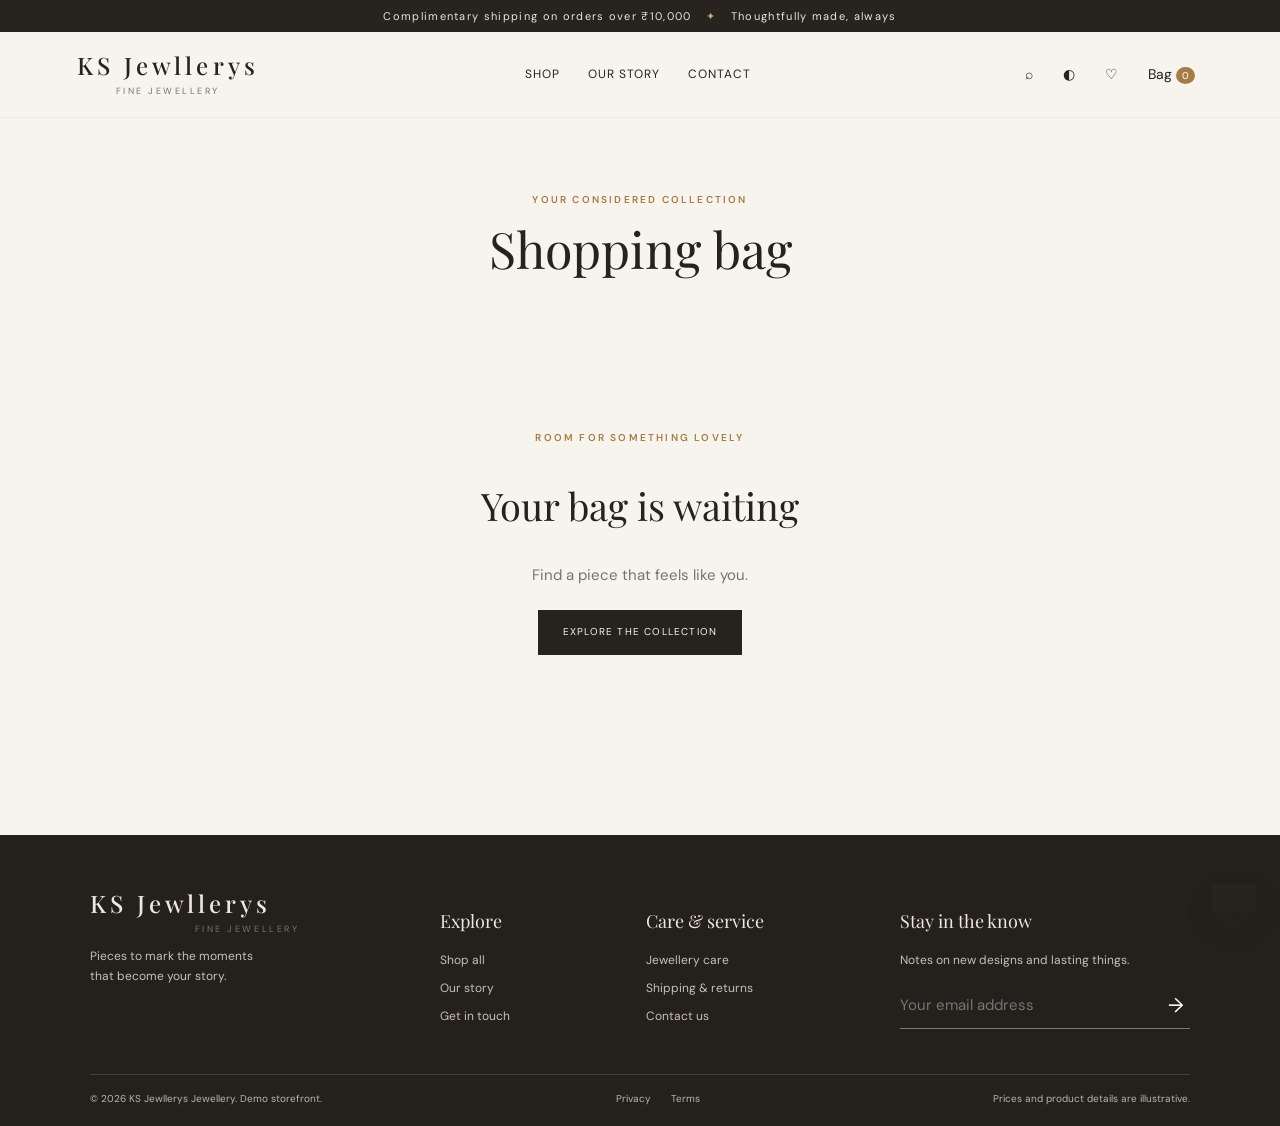
<file: cart.html>
<!doctype html>
<html lang="en">
<head>
  <meta charset="utf-8"><meta name="viewport" content="width=device-width,initial-scale=1">
  <meta name="description" content="Discover considered fine jewellery by KS Jewllerys — timeless designs, made to be treasured.">
  <meta property="og:title" content="KS Jewllerys Jewellery | Timeless elegance"><meta property="og:description" content="Jewellery for every story, thoughtfully made to last.">
  <meta property="og:type" content="website"><meta name="theme-color" content="#f7f4ee">
  <title>Cart | KS Jewllerys Jewellery</title><link rel="icon" href="data:image/svg+xml,%3Csvg xmlns='http://www.w3.org/2000/svg' viewBox='0 0 100 100'%3E%3Ctext y='.9em' font-size='85'%3EA%3C/text%3E%3C/svg%3E">
  <link rel="preconnect" href="https://images.unsplash.com"><link rel="stylesheet" href="style.css">
</head>
<body>
  <div class="announcement">Complimentary shipping on orders over ₹10,000 <span>✦</span> Thoughtfully made, always</div>
  <header class="site-header"><a class="wordmark" href="index.html" aria-label="KS Jewllerys home">KS Jewllerys<span>FINE JEWELLERY</span></a><button class="menu-toggle" aria-label="Open navigation" aria-expanded="false">☰</button>
    <nav class="primary-nav" aria-label="Main navigation"><a href="shop.html">Shop</a><a href="about.html">Our story</a><a href="contact.html">Contact</a></nav>
    <div class="header-actions"><button class="icon-btn search-open" aria-label="Search">⌕</button><button class="icon-btn theme-toggle" aria-label="Toggle theme">◐</button><a class="icon-btn" href="wishlist.html" aria-label="Wishlist">♡</a><a class="icon-btn bag-link" href="cart.html" aria-label="Shopping bag">Bag <span class="cart-count">0</span></a></div>
  </header>
  <main id="app" tabindex="-1"></main>
  <footer class="site-footer"><div class="footer-top"><div><a class="wordmark footer-mark" href="index.html">KS Jewllerys<span>FINE JEWELLERY</span></a><p>Pieces to mark the moments<br>that become your story.</p></div><div><h3>Explore</h3><a href="shop.html">Shop all</a><a href="about.html">Our story</a><a href="contact.html">Get in touch</a></div><div><h3>Care & service</h3><a href="contact.html#faq">Jewellery care</a><a href="contact.html#faq">Shipping & returns</a><a href="contact.html">Contact us</a></div><div><h3>Stay in the know</h3><p>Notes on new designs and lasting things.</p><form class="newsletter-form"><label class="sr-only" for="newsletter-email">Email address</label><div class="newsletter-row"><input id="newsletter-email" type="email" placeholder="Your email address" required><button aria-label="Subscribe">→</button></div></form></div></div><div class="footer-bottom"><span>© 2026 KS Jewllerys Jewellery. Demo storefront.</span><div><a href="privacy.html">Privacy</a><a href="terms.html">Terms</a></div><span>Prices and product details are illustrative.</span></div></footer>
  <div class="toast" role="status" aria-live="polite"></div><button class="back-top" aria-label="Back to top">↑</button>
  <div class="search-overlay" aria-hidden="true"><div class="search-panel" role="dialog" aria-modal="true" aria-label="Search products"><button class="search-close" aria-label="Close search">×</button><h2>Find something lovely</h2><input class="global-search" type="search" placeholder="Search jewellery…"><div class="search-results"></div></div></div>
  <script src="products.js"></script><script src="script.js"></script>
</body></html>
</file>
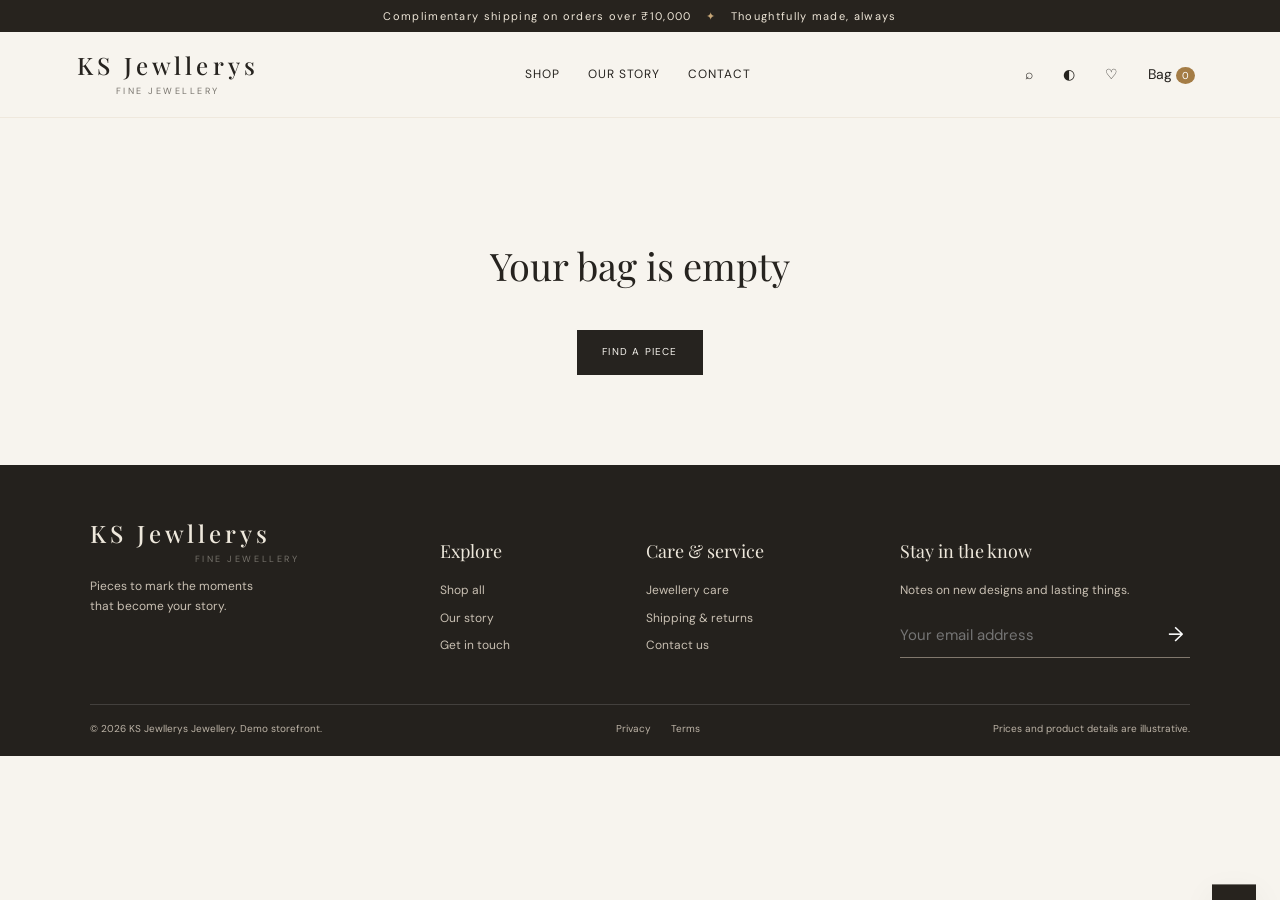
<file: checkout.html>
<!doctype html>
<html lang="en">
<head>
  <meta charset="utf-8"><meta name="viewport" content="width=device-width,initial-scale=1">
  <meta name="description" content="Discover considered fine jewellery by KS Jewllerys — timeless designs, made to be treasured.">
  <meta property="og:title" content="KS Jewllerys Jewellery | Timeless elegance"><meta property="og:description" content="Jewellery for every story, thoughtfully made to last.">
  <meta property="og:type" content="website"><meta name="theme-color" content="#f7f4ee">
  <title>Checkout | KS Jewllerys Jewellery</title><link rel="icon" href="data:image/svg+xml,%3Csvg xmlns='http://www.w3.org/2000/svg' viewBox='0 0 100 100'%3E%3Ctext y='.9em' font-size='85'%3EA%3C/text%3E%3C/svg%3E">
  <link rel="preconnect" href="https://images.unsplash.com"><link rel="stylesheet" href="style.css">
</head>
<body>
  <div class="announcement">Complimentary shipping on orders over ₹10,000 <span>✦</span> Thoughtfully made, always</div>
  <header class="site-header"><a class="wordmark" href="index.html" aria-label="KS Jewllerys home">KS Jewllerys<span>FINE JEWELLERY</span></a><button class="menu-toggle" aria-label="Open navigation" aria-expanded="false">☰</button>
    <nav class="primary-nav" aria-label="Main navigation"><a href="shop.html">Shop</a><a href="about.html">Our story</a><a href="contact.html">Contact</a></nav>
    <div class="header-actions"><button class="icon-btn search-open" aria-label="Search">⌕</button><button class="icon-btn theme-toggle" aria-label="Toggle theme">◐</button><a class="icon-btn" href="wishlist.html" aria-label="Wishlist">♡</a><a class="icon-btn bag-link" href="cart.html" aria-label="Shopping bag">Bag <span class="cart-count">0</span></a></div>
  </header>
  <main id="app" tabindex="-1"></main>
  <footer class="site-footer"><div class="footer-top"><div><a class="wordmark footer-mark" href="index.html">KS Jewllerys<span>FINE JEWELLERY</span></a><p>Pieces to mark the moments<br>that become your story.</p></div><div><h3>Explore</h3><a href="shop.html">Shop all</a><a href="about.html">Our story</a><a href="contact.html">Get in touch</a></div><div><h3>Care & service</h3><a href="contact.html#faq">Jewellery care</a><a href="contact.html#faq">Shipping & returns</a><a href="contact.html">Contact us</a></div><div><h3>Stay in the know</h3><p>Notes on new designs and lasting things.</p><form class="newsletter-form"><label class="sr-only" for="newsletter-email">Email address</label><div class="newsletter-row"><input id="newsletter-email" type="email" placeholder="Your email address" required><button aria-label="Subscribe">→</button></div></form></div></div><div class="footer-bottom"><span>© 2026 KS Jewllerys Jewellery. Demo storefront.</span><div><a href="privacy.html">Privacy</a><a href="terms.html">Terms</a></div><span>Prices and product details are illustrative.</span></div></footer>
  <div class="toast" role="status" aria-live="polite"></div><button class="back-top" aria-label="Back to top">↑</button>
  <div class="search-overlay" aria-hidden="true"><div class="search-panel" role="dialog" aria-modal="true" aria-label="Search products"><button class="search-close" aria-label="Close search">×</button><h2>Find something lovely</h2><input class="global-search" type="search" placeholder="Search jewellery…"><div class="search-results"></div></div></div>
  <script src="products.js"></script><script src="script.js"></script>
</body></html>
</file>
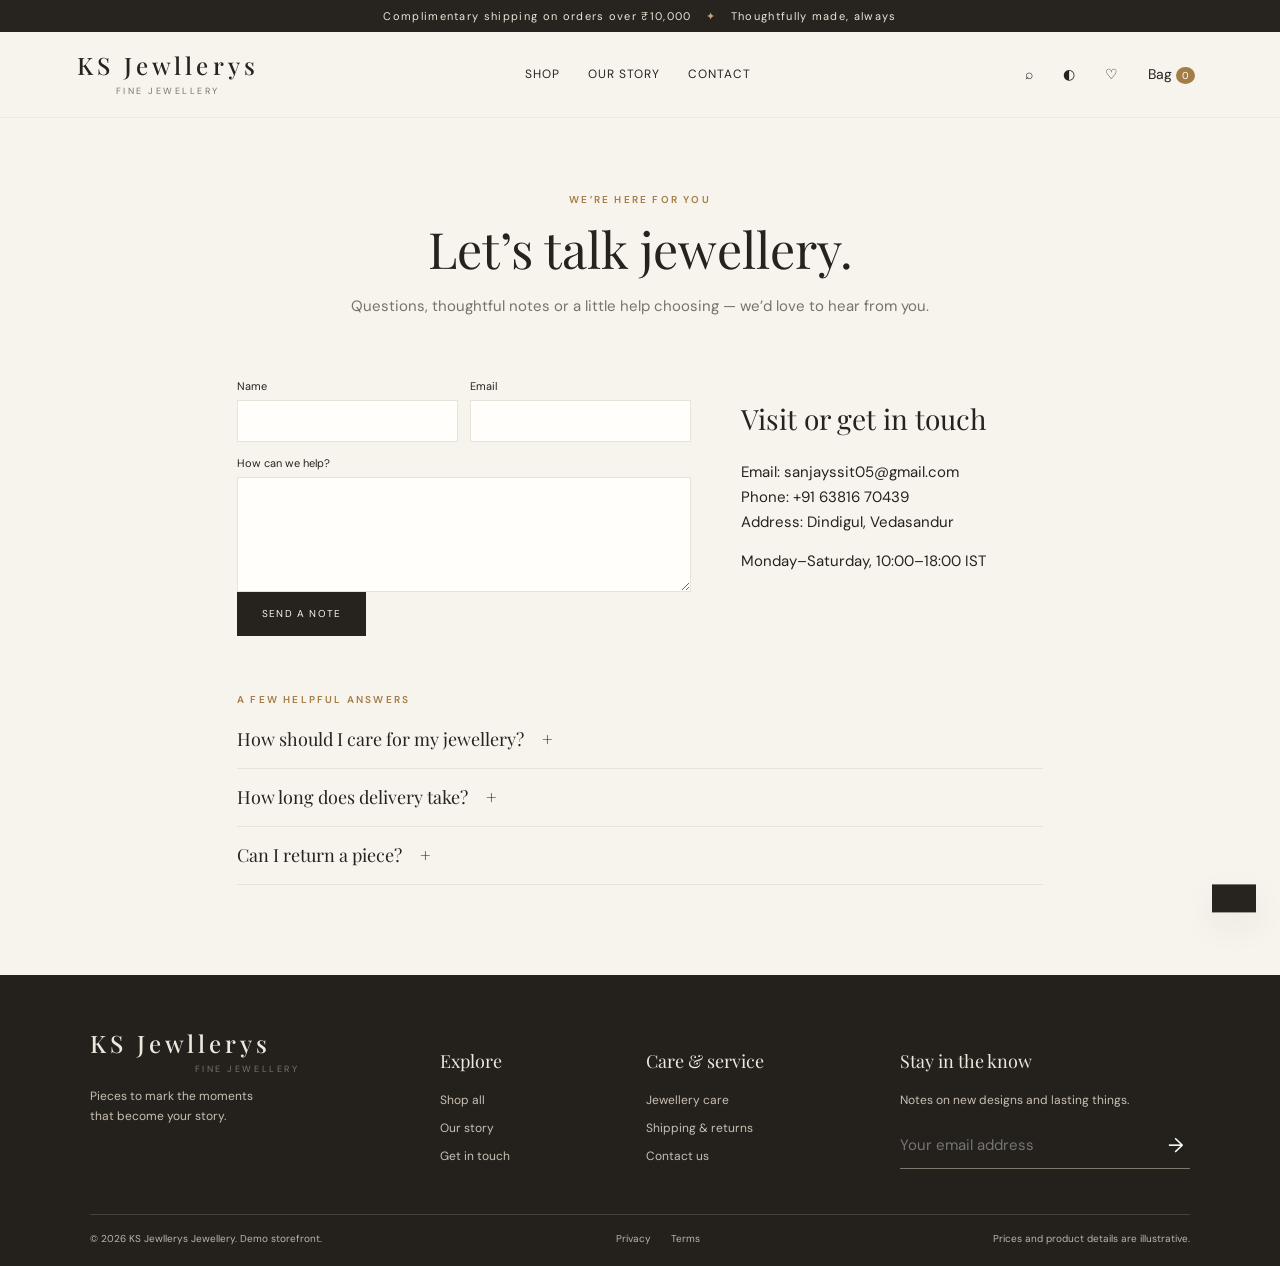
<file: contact.html>
<!doctype html>
<html lang="en">
<head>
  <meta charset="utf-8"><meta name="viewport" content="width=device-width,initial-scale=1">
  <meta name="description" content="Discover considered fine jewellery by KS Jewllerys — timeless designs, made to be treasured.">
  <meta property="og:title" content="KS Jewllerys Jewellery | Timeless elegance"><meta property="og:description" content="Jewellery for every story, thoughtfully made to last.">
  <meta property="og:type" content="website"><meta name="theme-color" content="#f7f4ee">
  <title>Contact | KS Jewllerys Jewellery</title><link rel="icon" href="data:image/svg+xml,%3Csvg xmlns='http://www.w3.org/2000/svg' viewBox='0 0 100 100'%3E%3Ctext y='.9em' font-size='85'%3EA%3C/text%3E%3C/svg%3E">
  <link rel="preconnect" href="https://images.unsplash.com"><link rel="stylesheet" href="style.css">
</head>
<body>
  <div class="announcement">Complimentary shipping on orders over ₹10,000 <span>✦</span> Thoughtfully made, always</div>
  <header class="site-header"><a class="wordmark" href="index.html" aria-label="KS Jewllerys home">KS Jewllerys<span>FINE JEWELLERY</span></a><button class="menu-toggle" aria-label="Open navigation" aria-expanded="false">☰</button>
    <nav class="primary-nav" aria-label="Main navigation"><a href="shop.html">Shop</a><a href="about.html">Our story</a><a href="contact.html">Contact</a></nav>
    <div class="header-actions"><button class="icon-btn search-open" aria-label="Search">⌕</button><button class="icon-btn theme-toggle" aria-label="Toggle theme">◐</button><a class="icon-btn" href="wishlist.html" aria-label="Wishlist">♡</a><a class="icon-btn bag-link" href="cart.html" aria-label="Shopping bag">Bag <span class="cart-count">0</span></a></div>
  </header>
  <main id="app" tabindex="-1"></main>
  <footer class="site-footer"><div class="footer-top"><div><a class="wordmark footer-mark" href="index.html">KS Jewllerys<span>FINE JEWELLERY</span></a><p>Pieces to mark the moments<br>that become your story.</p></div><div><h3>Explore</h3><a href="shop.html">Shop all</a><a href="about.html">Our story</a><a href="contact.html">Get in touch</a></div><div><h3>Care & service</h3><a href="contact.html#faq">Jewellery care</a><a href="contact.html#faq">Shipping & returns</a><a href="contact.html">Contact us</a></div><div><h3>Stay in the know</h3><p>Notes on new designs and lasting things.</p><form class="newsletter-form"><label class="sr-only" for="newsletter-email">Email address</label><div class="newsletter-row"><input id="newsletter-email" type="email" placeholder="Your email address" required><button aria-label="Subscribe">→</button></div></form></div></div><div class="footer-bottom"><span>© 2026 KS Jewllerys Jewellery. Demo storefront.</span><div><a href="privacy.html">Privacy</a><a href="terms.html">Terms</a></div><span>Prices and product details are illustrative.</span></div></footer>
  <div class="toast" role="status" aria-live="polite"></div><button class="back-top" aria-label="Back to top">↑</button>
  <div class="search-overlay" aria-hidden="true"><div class="search-panel" role="dialog" aria-modal="true" aria-label="Search products"><button class="search-close" aria-label="Close search">×</button><h2>Find something lovely</h2><input class="global-search" type="search" placeholder="Search jewellery…"><div class="search-results"></div></div></div>
  <script src="products.js"></script><script src="script.js"></script>
</body></html>
</file>
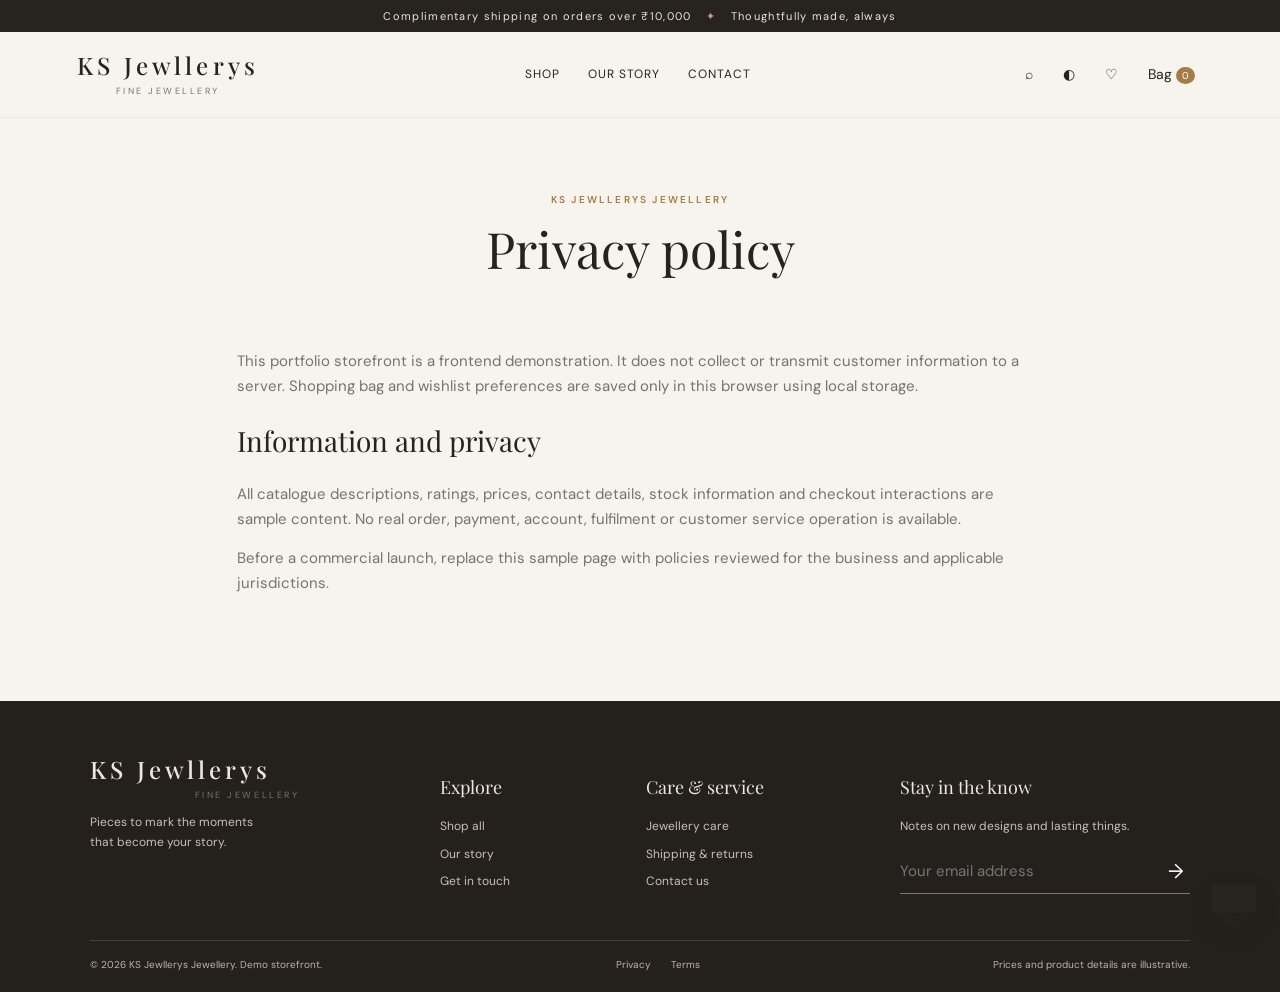
<file: privacy.html>
<!doctype html>
<html lang="en">
<head>
  <meta charset="utf-8"><meta name="viewport" content="width=device-width,initial-scale=1">
  <meta name="description" content="Discover considered fine jewellery by KS Jewllerys — timeless designs, made to be treasured.">
  <meta property="og:title" content="KS Jewllerys Jewellery | Timeless elegance"><meta property="og:description" content="Jewellery for every story, thoughtfully made to last.">
  <meta property="og:type" content="website"><meta name="theme-color" content="#f7f4ee">
  <title>Privacy | KS Jewllerys Jewellery</title><link rel="icon" href="data:image/svg+xml,%3Csvg xmlns='http://www.w3.org/2000/svg' viewBox='0 0 100 100'%3E%3Ctext y='.9em' font-size='85'%3EA%3C/text%3E%3C/svg%3E">
  <link rel="preconnect" href="https://images.unsplash.com"><link rel="stylesheet" href="style.css">
</head>
<body>
  <div class="announcement">Complimentary shipping on orders over ₹10,000 <span>✦</span> Thoughtfully made, always</div>
  <header class="site-header"><a class="wordmark" href="index.html" aria-label="KS Jewllerys home">KS Jewllerys<span>FINE JEWELLERY</span></a><button class="menu-toggle" aria-label="Open navigation" aria-expanded="false">☰</button>
    <nav class="primary-nav" aria-label="Main navigation"><a href="shop.html">Shop</a><a href="about.html">Our story</a><a href="contact.html">Contact</a></nav>
    <div class="header-actions"><button class="icon-btn search-open" aria-label="Search">⌕</button><button class="icon-btn theme-toggle" aria-label="Toggle theme">◐</button><a class="icon-btn" href="wishlist.html" aria-label="Wishlist">♡</a><a class="icon-btn bag-link" href="cart.html" aria-label="Shopping bag">Bag <span class="cart-count">0</span></a></div>
  </header>
  <main id="app" tabindex="-1"></main>
  <footer class="site-footer"><div class="footer-top"><div><a class="wordmark footer-mark" href="index.html">KS Jewllerys<span>FINE JEWELLERY</span></a><p>Pieces to mark the moments<br>that become your story.</p></div><div><h3>Explore</h3><a href="shop.html">Shop all</a><a href="about.html">Our story</a><a href="contact.html">Get in touch</a></div><div><h3>Care & service</h3><a href="contact.html#faq">Jewellery care</a><a href="contact.html#faq">Shipping & returns</a><a href="contact.html">Contact us</a></div><div><h3>Stay in the know</h3><p>Notes on new designs and lasting things.</p><form class="newsletter-form"><label class="sr-only" for="newsletter-email">Email address</label><div class="newsletter-row"><input id="newsletter-email" type="email" placeholder="Your email address" required><button aria-label="Subscribe">→</button></div></form></div></div><div class="footer-bottom"><span>© 2026 KS Jewllerys Jewellery. Demo storefront.</span><div><a href="privacy.html">Privacy</a><a href="terms.html">Terms</a></div><span>Prices and product details are illustrative.</span></div></footer>
  <div class="toast" role="status" aria-live="polite"></div><button class="back-top" aria-label="Back to top">↑</button>
  <div class="search-overlay" aria-hidden="true"><div class="search-panel" role="dialog" aria-modal="true" aria-label="Search products"><button class="search-close" aria-label="Close search">×</button><h2>Find something lovely</h2><input class="global-search" type="search" placeholder="Search jewellery…"><div class="search-results"></div></div></div>
  <script src="products.js"></script><script src="script.js"></script>
</body></html>
</file>
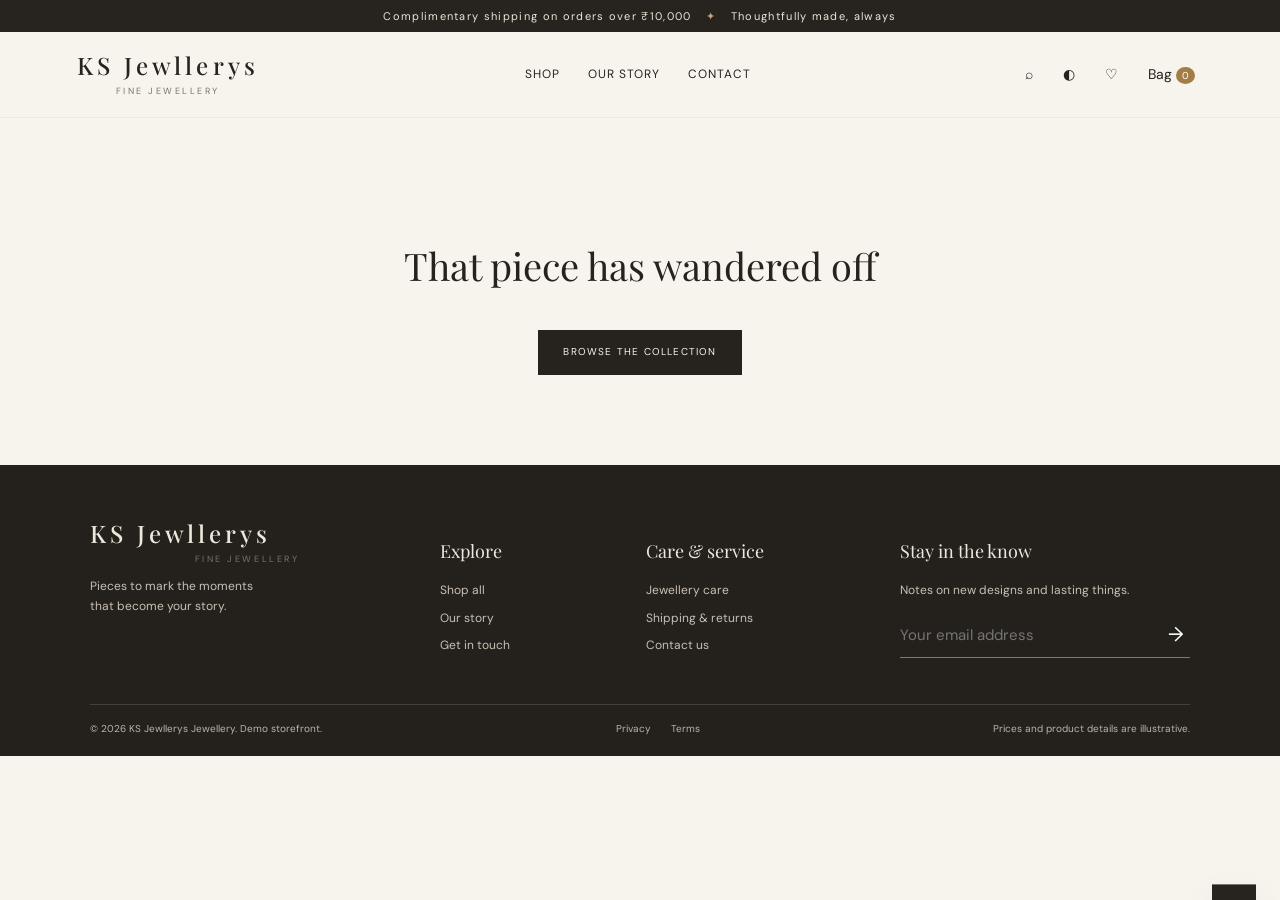
<file: product.html>
<!doctype html>
<html lang="en">
<head>
  <meta charset="utf-8"><meta name="viewport" content="width=device-width,initial-scale=1">
  <meta name="description" content="Discover considered fine jewellery by KS Jewllerys — timeless designs, made to be treasured.">
  <meta property="og:title" content="KS Jewllerys Jewellery | Timeless elegance"><meta property="og:description" content="Jewellery for every story, thoughtfully made to last.">
  <meta property="og:type" content="website"><meta name="theme-color" content="#f7f4ee">
  <title>Product | KS Jewllerys Jewellery</title><link rel="icon" href="data:image/svg+xml,%3Csvg xmlns='http://www.w3.org/2000/svg' viewBox='0 0 100 100'%3E%3Ctext y='.9em' font-size='85'%3EA%3C/text%3E%3C/svg%3E">
  <link rel="preconnect" href="https://images.unsplash.com"><link rel="stylesheet" href="style.css">
</head>
<body>
  <div class="announcement">Complimentary shipping on orders over ₹10,000 <span>✦</span> Thoughtfully made, always</div>
  <header class="site-header"><a class="wordmark" href="index.html" aria-label="KS Jewllerys home">KS Jewllerys<span>FINE JEWELLERY</span></a><button class="menu-toggle" aria-label="Open navigation" aria-expanded="false">☰</button>
    <nav class="primary-nav" aria-label="Main navigation"><a href="shop.html">Shop</a><a href="about.html">Our story</a><a href="contact.html">Contact</a></nav>
    <div class="header-actions"><button class="icon-btn search-open" aria-label="Search">⌕</button><button class="icon-btn theme-toggle" aria-label="Toggle theme">◐</button><a class="icon-btn" href="wishlist.html" aria-label="Wishlist">♡</a><a class="icon-btn bag-link" href="cart.html" aria-label="Shopping bag">Bag <span class="cart-count">0</span></a></div>
  </header>
  <main id="app" tabindex="-1"></main>
  <footer class="site-footer"><div class="footer-top"><div><a class="wordmark footer-mark" href="index.html">KS Jewllerys<span>FINE JEWELLERY</span></a><p>Pieces to mark the moments<br>that become your story.</p></div><div><h3>Explore</h3><a href="shop.html">Shop all</a><a href="about.html">Our story</a><a href="contact.html">Get in touch</a></div><div><h3>Care & service</h3><a href="contact.html#faq">Jewellery care</a><a href="contact.html#faq">Shipping & returns</a><a href="contact.html">Contact us</a></div><div><h3>Stay in the know</h3><p>Notes on new designs and lasting things.</p><form class="newsletter-form"><label class="sr-only" for="newsletter-email">Email address</label><div class="newsletter-row"><input id="newsletter-email" type="email" placeholder="Your email address" required><button aria-label="Subscribe">→</button></div></form></div></div><div class="footer-bottom"><span>© 2026 KS Jewllerys Jewellery. Demo storefront.</span><div><a href="privacy.html">Privacy</a><a href="terms.html">Terms</a></div><span>Prices and product details are illustrative.</span></div></footer>
  <div class="toast" role="status" aria-live="polite"></div><button class="back-top" aria-label="Back to top">↑</button>
  <div class="search-overlay" aria-hidden="true"><div class="search-panel" role="dialog" aria-modal="true" aria-label="Search products"><button class="search-close" aria-label="Close search">×</button><h2>Find something lovely</h2><input class="global-search" type="search" placeholder="Search jewellery…"><div class="search-results"></div></div></div>
  <script src="products.js"></script><script src="script.js"></script>
</body></html>
</file>
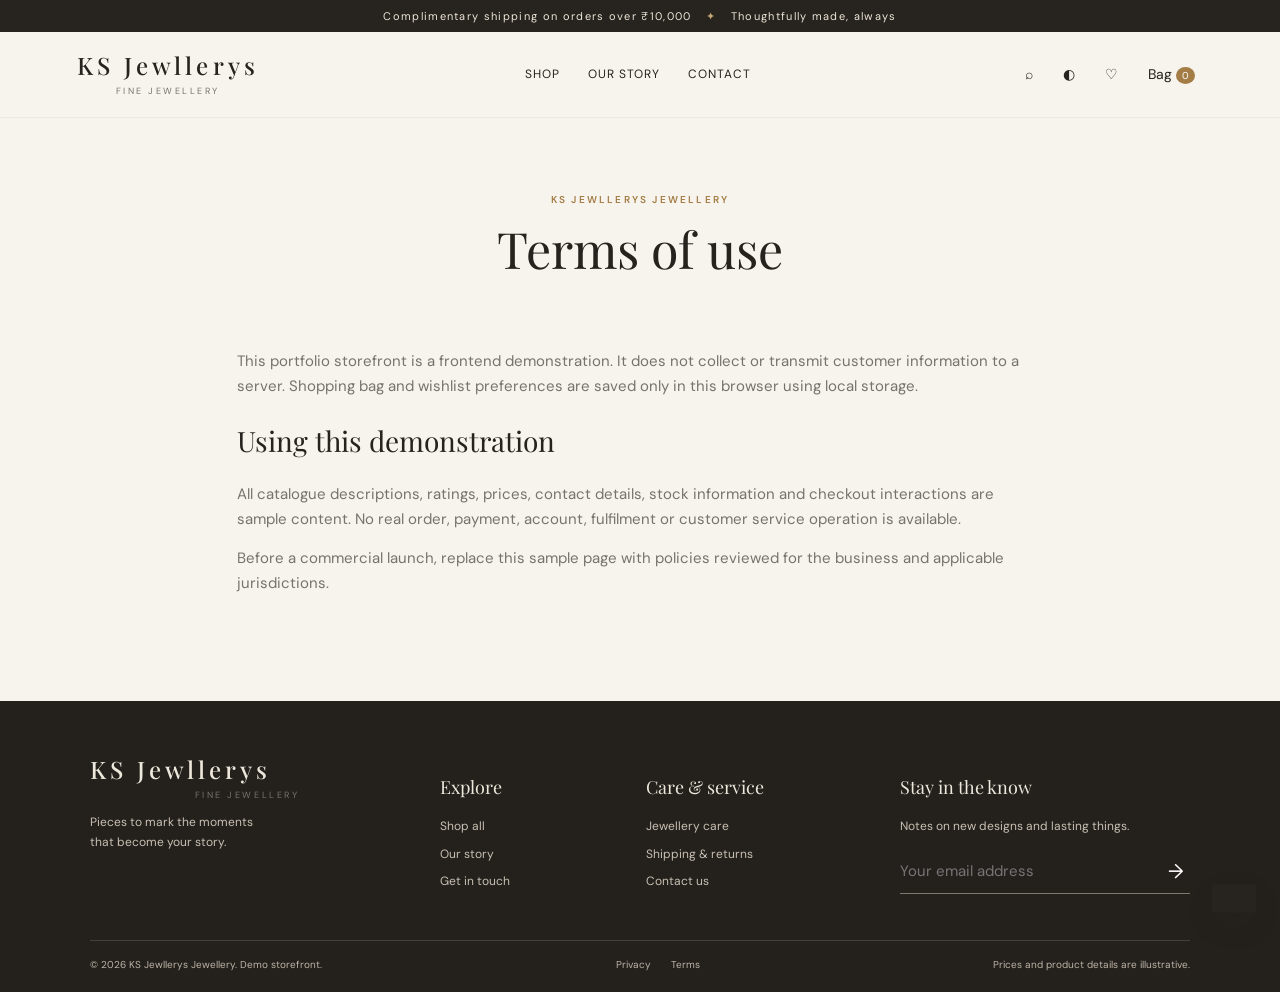
<file: terms.html>
<!doctype html>
<html lang="en">
<head>
  <meta charset="utf-8"><meta name="viewport" content="width=device-width,initial-scale=1">
  <meta name="description" content="Discover considered fine jewellery by KS Jewllerys — timeless designs, made to be treasured.">
  <meta property="og:title" content="KS Jewllerys Jewellery | Timeless elegance"><meta property="og:description" content="Jewellery for every story, thoughtfully made to last.">
  <meta property="og:type" content="website"><meta name="theme-color" content="#f7f4ee">
  <title>Terms | KS Jewllerys Jewellery</title><link rel="icon" href="data:image/svg+xml,%3Csvg xmlns='http://www.w3.org/2000/svg' viewBox='0 0 100 100'%3E%3Ctext y='.9em' font-size='85'%3EA%3C/text%3E%3C/svg%3E">
  <link rel="preconnect" href="https://images.unsplash.com"><link rel="stylesheet" href="style.css">
</head>
<body>
  <div class="announcement">Complimentary shipping on orders over ₹10,000 <span>✦</span> Thoughtfully made, always</div>
  <header class="site-header"><a class="wordmark" href="index.html" aria-label="KS Jewllerys home">KS Jewllerys<span>FINE JEWELLERY</span></a><button class="menu-toggle" aria-label="Open navigation" aria-expanded="false">☰</button>
    <nav class="primary-nav" aria-label="Main navigation"><a href="shop.html">Shop</a><a href="about.html">Our story</a><a href="contact.html">Contact</a></nav>
    <div class="header-actions"><button class="icon-btn search-open" aria-label="Search">⌕</button><button class="icon-btn theme-toggle" aria-label="Toggle theme">◐</button><a class="icon-btn" href="wishlist.html" aria-label="Wishlist">♡</a><a class="icon-btn bag-link" href="cart.html" aria-label="Shopping bag">Bag <span class="cart-count">0</span></a></div>
  </header>
  <main id="app" tabindex="-1"></main>
  <footer class="site-footer"><div class="footer-top"><div><a class="wordmark footer-mark" href="index.html">KS Jewllerys<span>FINE JEWELLERY</span></a><p>Pieces to mark the moments<br>that become your story.</p></div><div><h3>Explore</h3><a href="shop.html">Shop all</a><a href="about.html">Our story</a><a href="contact.html">Get in touch</a></div><div><h3>Care & service</h3><a href="contact.html#faq">Jewellery care</a><a href="contact.html#faq">Shipping & returns</a><a href="contact.html">Contact us</a></div><div><h3>Stay in the know</h3><p>Notes on new designs and lasting things.</p><form class="newsletter-form"><label class="sr-only" for="newsletter-email">Email address</label><div class="newsletter-row"><input id="newsletter-email" type="email" placeholder="Your email address" required><button aria-label="Subscribe">→</button></div></form></div></div><div class="footer-bottom"><span>© 2026 KS Jewllerys Jewellery. Demo storefront.</span><div><a href="privacy.html">Privacy</a><a href="terms.html">Terms</a></div><span>Prices and product details are illustrative.</span></div></footer>
  <div class="toast" role="status" aria-live="polite"></div><button class="back-top" aria-label="Back to top">↑</button>
  <div class="search-overlay" aria-hidden="true"><div class="search-panel" role="dialog" aria-modal="true" aria-label="Search products"><button class="search-close" aria-label="Close search">×</button><h2>Find something lovely</h2><input class="global-search" type="search" placeholder="Search jewellery…"><div class="search-results"></div></div></div>
  <script src="products.js"></script><script src="script.js"></script>
</body></html>
</file>
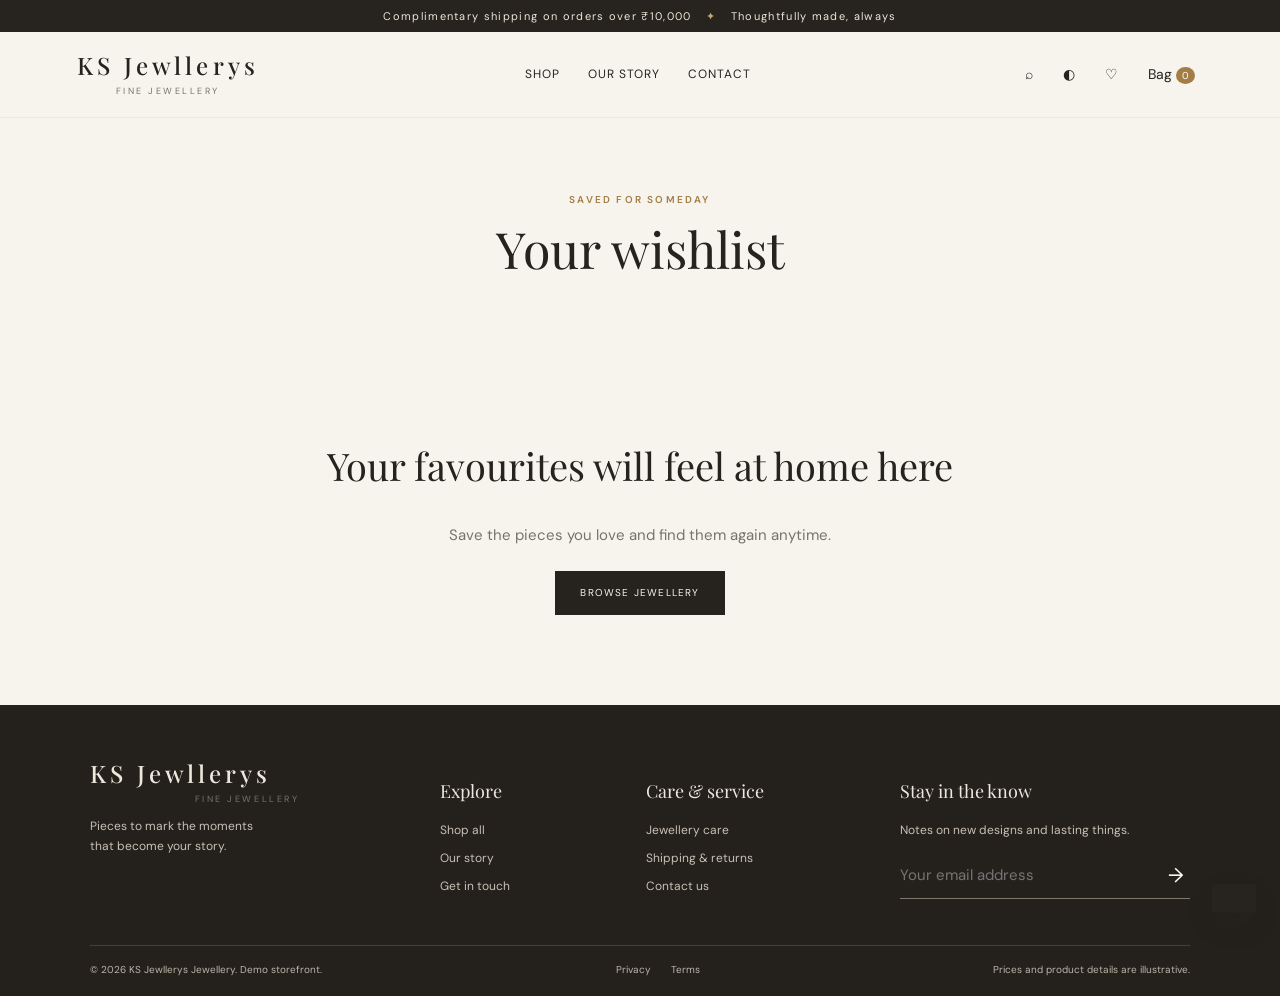
<file: wishlist.html>
<!doctype html>
<html lang="en">
<head>
  <meta charset="utf-8"><meta name="viewport" content="width=device-width,initial-scale=1">
  <meta name="description" content="Discover considered fine jewellery by KS Jewllerys — timeless designs, made to be treasured.">
  <meta property="og:title" content="KS Jewllerys Jewellery | Timeless elegance"><meta property="og:description" content="Jewellery for every story, thoughtfully made to last.">
  <meta property="og:type" content="website"><meta name="theme-color" content="#f7f4ee">
  <title>Wishlist | KS Jewllerys Jewellery</title><link rel="icon" href="data:image/svg+xml,%3Csvg xmlns='http://www.w3.org/2000/svg' viewBox='0 0 100 100'%3E%3Ctext y='.9em' font-size='85'%3EA%3C/text%3E%3C/svg%3E">
  <link rel="preconnect" href="https://images.unsplash.com"><link rel="stylesheet" href="style.css">
</head>
<body>
  <div class="announcement">Complimentary shipping on orders over ₹10,000 <span>✦</span> Thoughtfully made, always</div>
  <header class="site-header"><a class="wordmark" href="index.html" aria-label="KS Jewllerys home">KS Jewllerys<span>FINE JEWELLERY</span></a><button class="menu-toggle" aria-label="Open navigation" aria-expanded="false">☰</button>
    <nav class="primary-nav" aria-label="Main navigation"><a href="shop.html">Shop</a><a href="about.html">Our story</a><a href="contact.html">Contact</a></nav>
    <div class="header-actions"><button class="icon-btn search-open" aria-label="Search">⌕</button><button class="icon-btn theme-toggle" aria-label="Toggle theme">◐</button><a class="icon-btn" href="wishlist.html" aria-label="Wishlist">♡</a><a class="icon-btn bag-link" href="cart.html" aria-label="Shopping bag">Bag <span class="cart-count">0</span></a></div>
  </header>
  <main id="app" tabindex="-1"></main>
  <footer class="site-footer"><div class="footer-top"><div><a class="wordmark footer-mark" href="index.html">KS Jewllerys<span>FINE JEWELLERY</span></a><p>Pieces to mark the moments<br>that become your story.</p></div><div><h3>Explore</h3><a href="shop.html">Shop all</a><a href="about.html">Our story</a><a href="contact.html">Get in touch</a></div><div><h3>Care & service</h3><a href="contact.html#faq">Jewellery care</a><a href="contact.html#faq">Shipping & returns</a><a href="contact.html">Contact us</a></div><div><h3>Stay in the know</h3><p>Notes on new designs and lasting things.</p><form class="newsletter-form"><label class="sr-only" for="newsletter-email">Email address</label><div class="newsletter-row"><input id="newsletter-email" type="email" placeholder="Your email address" required><button aria-label="Subscribe">→</button></div></form></div></div><div class="footer-bottom"><span>© 2026 KS Jewllerys Jewellery. Demo storefront.</span><div><a href="privacy.html">Privacy</a><a href="terms.html">Terms</a></div><span>Prices and product details are illustrative.</span></div></footer>
  <div class="toast" role="status" aria-live="polite"></div><button class="back-top" aria-label="Back to top">↑</button>
  <div class="search-overlay" aria-hidden="true"><div class="search-panel" role="dialog" aria-modal="true" aria-label="Search products"><button class="search-close" aria-label="Close search">×</button><h2>Find something lovely</h2><input class="global-search" type="search" placeholder="Search jewellery…"><div class="search-results"></div></div></div>
  <script src="products.js"></script><script src="script.js"></script>
</body></html>
</file>
<file: style.css>
@import url('https://fonts.googleapis.com/css2?family=DM+Sans:wght@400;500;600;700&family=Playfair+Display:wght@400;500;600&display=swap');
:root{--paper:#f7f4ee;--white:#fffefa;--ink:#26231f;--muted:#77736c;--gold:#a47c45;--gold-light:#c5a576;--line:#e8e2d8;--soft:#eee9df;--serif:'Playfair Display',Georgia,serif;--sans:'DM Sans',Arial,sans-serif;--radius:3px;--shadow:0 12px 35px #30261a12}*{box-sizing:border-box}html{scroll-behavior:smooth}body{margin:0;background:var(--paper);color:var(--ink);font:15px/1.65 var(--sans)}body.dark{--paper:#211f1c;--white:#292621;--ink:#f4efe5;--muted:#b4aa9c;--line:#474138;--soft:#332f28;--shadow:0 12px 35px #0004}a{color:inherit;text-decoration:none}button,input,select,textarea{font:inherit}button{color:inherit}img{display:block;max-width:100%}.announcement{background:#27231e;color:#eee6d8;text-align:center;font-size:11px;letter-spacing:.12em;padding:7px 12px}.announcement span{color:var(--gold-light);padding:0 10px}.site-header{height:86px;padding:0 clamp(20px,6vw,92px);display:flex;align-items:center;justify-content:space-between;gap:26px;background:var(--paper);position:sticky;top:0;z-index:20;border-bottom:1px solid #a47c451a}.wordmark{font:500 24px var(--serif);letter-spacing:.17em;line-height:1;display:flex;flex-direction:column}.wordmark span{font:9px var(--sans);letter-spacing:.28em;text-align:center;margin-top:8px;color:var(--muted)}.primary-nav,.header-actions{display:flex;align-items:center;gap:28px}.primary-nav a{font-size:12px;letter-spacing:.08em;text-transform:uppercase}.primary-nav a:hover,.footer-top a:hover{color:var(--gold)}.header-actions{gap:14px}.icon-btn,.menu-toggle{border:0;background:none;cursor:pointer;font-size:14px;padding:8px}.cart-count{background:var(--gold);color:#fff;border-radius:50%;font-size:10px;padding:2px 6px}.menu-toggle{display:none}.hero{min-height:600px;background:linear-gradient(90deg,#181512a8 0%,#1815122f 58%,transparent 100%),url('https://images.unsplash.com/photo-1617038220319-276d3cfab638?auto=format&fit=crop&w=2000&q=85') center 47%/cover;display:flex;align-items:center;color:#fff;padding:clamp(34px,11vw,170px)}.hero-content{max-width:560px}.eyebrow{text-transform:uppercase;letter-spacing:.22em;font-size:10px;color:var(--gold);font-weight:600}.hero .eyebrow{color:#e4c99e}.hero h1{font:400 clamp(44px,6vw,78px)/1.08 var(--serif);margin:20px 0}.hero p{max-width:400px;color:#eee9e1}.button{display:inline-flex;align-items:center;justify-content:center;padding:13px 24px;background:var(--ink);color:var(--paper);border:1px solid var(--ink);text-transform:uppercase;letter-spacing:.12em;font-size:10px;cursor:pointer;transition:.25s}.button:hover{background:var(--gold);border-color:var(--gold);color:white;transform:translateY(-2px)}.button.light{background:transparent;color:white;border-color:#ffffffa8;margin-left:9px}.button.outline{background:transparent;color:var(--ink)}.button.small{padding:10px 14px}.section{padding:88px clamp(20px,7vw,100px)}.section-head{text-align:center;margin:0 auto 38px;max-width:620px}.section-head h2,.page-heading h1{font:400 clamp(34px,4vw,50px)/1.2 var(--serif);margin:8px 0 12px}.section-head p,.muted{color:var(--muted)}.collection-grid{display:grid;grid-template-columns:repeat(3,1fr);gap:18px}.collection-card{height:420px;position:relative;overflow:hidden;background:var(--soft)}.collection-card img{width:100%;height:100%;object-fit:cover;transition:transform .7s}.collection-card:hover img{transform:scale(1.04)}.collection-card:after{content:'';position:absolute;inset:45% 0 0;background:linear-gradient(transparent,#17130f9c)}.collection-label{position:absolute;z-index:1;left:26px;bottom:24px;color:white}.collection-label h3{font:28px var(--serif);margin:0}.collection-label span{font-size:10px;letter-spacing:.16em;text-transform:uppercase}.product-grid{display:grid;grid-template-columns:repeat(4,minmax(0,1fr));gap:28px 18px}.product-card{min-width:0}.product-image{aspect-ratio: .82;position:relative;background:var(--soft);overflow:hidden}.product-image img{width:100%;height:100%;object-fit:cover;transition:transform .5s}.product-card:hover .product-image img{transform:scale(1.04)}.badge{position:absolute;left:12px;top:12px;background:var(--white);padding:4px 9px;font-size:9px;letter-spacing:.1em;text-transform:uppercase}.wish-btn{position:absolute;right:10px;top:8px;background:#fffdf3dc;border:0;border-radius:50%;height:35px;width:35px;font-size:19px;cursor:pointer;color:#30271e}.wish-btn.active{color:#a14d47}.quick-btn{position:absolute;bottom:12px;left:12px;right:12px;opacity:0;transform:translateY(8px);transition:.2s;background:var(--white);border:0;padding:10px;text-transform:uppercase;font-size:10px;letter-spacing:.12em;cursor:pointer}.product-card:hover .quick-btn,.quick-btn:focus{opacity:1;transform:none}.product-info{padding:12px 2px}.product-info h3{font:17px var(--serif);margin:0 0 4px}.product-info p{font-size:11px;color:var(--muted);margin:0}.price{font-size:13px;font-weight:600}.old-price{text-decoration:line-through;color:var(--muted);font-size:11px;margin-left:7px}.split-feature{display:grid;grid-template-columns:1fr 1fr;min-height:490px;background:var(--soft)}.split-feature img{width:100%;height:100%;object-fit:cover}.split-copy{align-self:center;padding:clamp(30px,8vw,100px)}.split-copy h2{font:400 clamp(34px,4vw,50px)/1.16 var(--serif)}.quote-section{background:#29251f;color:#f8f2e8;text-align:center;padding:76px 20px}.quote-section blockquote{font:clamp(24px,3vw,36px)/1.35 var(--serif);max-width:780px;margin:18px auto}.quote-section cite{font:10px var(--sans);font-style:normal;letter-spacing:.2em;text-transform:uppercase;color:#d3b686}.gallery{display:grid;grid-template-columns:repeat(4,1fr);gap:8px}.gallery img{aspect-ratio:1;object-fit:cover;width:100%}.site-footer{background:#24211d;color:#eee8dc;padding:56px clamp(20px,7vw,100px) 18px}.footer-top{display:grid;grid-template-columns:1.3fr .7fr .9fr 1.2fr;gap:36px}.footer-mark{color:#eee8dc}.footer-top h3{font:18px var(--serif);font-weight:400}.footer-top>div>a:not(.wordmark){display:block;color:#c9c0b3;font-size:12px;margin:8px 0}.footer-top p{font-size:12px;color:#c9c0b3}.newsletter-row{display:flex;border-bottom:1px solid #81786d}.newsletter-row input{min-width:0;flex:1;background:none;border:0;color:white;padding:10px 0;outline:none}.newsletter-row button{background:none;border:0;color:white;font-size:20px}.footer-bottom{border-top:1px solid #ffffff24;margin-top:40px;padding-top:16px;display:flex;justify-content:space-between;font-size:10px;color:#bdb4a7}.footer-bottom div{display:flex;gap:20px}.page-heading{text-align:center;padding:68px 18px 28px}.shop-layout{display:grid;grid-template-columns:220px 1fr;gap:32px;padding:0 clamp(20px,7vw,100px) 90px}.filters{border-top:1px solid var(--line);padding-top:14px}.filters h3{font:19px var(--serif)}.filters select,.filters input,.control{width:100%;padding:10px;border:1px solid var(--line);background:var(--white);color:var(--ink);margin-bottom:10px}.filter-group{margin-bottom:20px}.filter-group label{display:block;font-size:12px;margin:8px 0}.shop-toolbar{display:flex;justify-content:space-between;align-items:center;margin:0 0 22px;font-size:12px;color:var(--muted)}.toolbar-controls{display:flex;gap:10px}.toolbar-controls input,.toolbar-controls select{padding:9px;border:1px solid var(--line);background:var(--white);color:var(--ink)}.load-row{text-align:center;padding:38px}.empty-state{text-align:center;padding:90px 20px}.empty-state h2{font:38px var(--serif)}.product-detail{padding:42px clamp(20px,8vw,120px) 85px;display:grid;grid-template-columns:1.1fr .9fr;gap:8vw}.detail-image{aspect-ratio:1;background:var(--soft)}.detail-image img{width:100%;height:100%;object-fit:cover}.detail-copy{padding:30px 0}.detail-copy h1{font:42px/1.15 var(--serif)}.detail-copy .price{font-size:20px}.detail-copy p{color:var(--muted)}.qty-control{display:inline-flex;border:1px solid var(--line);align-items:center;margin:15px 10px 15px 0}.qty-control button{border:0;background:none;padding:10px 14px;cursor:pointer}.qty-control input{width:35px;text-align:center;border:0;background:none;color:var(--ink)}.detail-actions{display:flex;align-items:center;flex-wrap:wrap}.care-box{border-top:1px solid var(--line);margin-top:26px;padding-top:18px;font-size:12px}.cart-wrap,.checkout-wrap,.content-page{max-width:1100px;margin:0 auto;padding:15px 22px 90px}.cart-row{display:grid;grid-template-columns:100px 1fr auto auto;gap:20px;align-items:center;border-bottom:1px solid var(--line);padding:16px 0}.cart-row img{width:100px;height:110px;object-fit:cover}.cart-row h3{font:20px var(--serif);margin:0}.cart-summary{margin:30px 0 0 auto;max-width:360px}.summary-line{display:flex;justify-content:space-between;margin:10px 0}.summary-line.total{border-top:1px solid var(--line);padding-top:14px;font-weight:700;font-size:17px}.checkout-wrap{display:grid;grid-template-columns:1.2fr .8fr;gap:50px}.checkout-wrap h2,.content-page h2{font:28px var(--serif)}.form-grid{display:grid;grid-template-columns:1fr 1fr;gap:12px}.form-grid .full{grid-column:1/-1}.form-grid label{font-size:11px;display:block}.form-grid input,.form-grid textarea{display:block;width:100%;padding:11px;border:1px solid var(--line);background:var(--white);color:var(--ink);margin-top:5px}.order-panel{background:var(--soft);padding:25px;height:max-content}.demo-note{font-size:11px;background:#efe4d1;padding:12px;color:#57462e}.content-page{max-width:850px}.content-page>p{color:var(--muted)}.about-hero{width:100%;height:390px;object-fit:cover;margin-bottom:35px}.testimonial-grid{display:grid;grid-template-columns:repeat(3,1fr);gap:20px}.testimonial{background:var(--white);padding:24px}.testimonial p{font:19px/1.5 var(--serif)}.toast{position:fixed;right:24px;bottom:24px;background:#27231e;color:white;padding:14px 22px;z-index:90;transform:translateY(130%);transition:.3s;box-shadow:var(--shadow);font-size:13px}.toast.show{transform:none}.search-overlay{position:fixed;inset:0;background:#14110ecc;z-index:60;display:none;align-items:flex-start;justify-content:center;padding:12vh 20px}.search-overlay.open{display:flex}.search-panel{background:var(--paper);width:min(660px,100%);padding:40px;position:relative}.search-panel h2{font:32px var(--serif)}.search-panel input{width:100%;padding:14px;border:0;border-bottom:1px solid var(--line);background:transparent;color:var(--ink)}.search-close{position:absolute;right:18px;top:12px;border:0;background:none;font-size:28px;cursor:pointer}.search-results a{display:block;padding:10px 0;border-bottom:1px solid var(--line)}.back-top{position:fixed;right:22px;bottom:22px;width:40px;height:40px;border:0;background:var(--gold);color:white;cursor:pointer;opacity:0;pointer-events:none;z-index:12}.back-top.visible{opacity:1;pointer-events:auto}.faq-item{border-bottom:1px solid var(--line)}.faq-question{border:0;background:none;width:100%;text-align:left;padding:16px 0;font:18px var(--serif);cursor:pointer}.faq-answer{display:none;color:var(--muted);padding:0 0 18px}.faq-item.open .faq-answer{display:block}.reveal{animation:rise .65s both}@keyframes rise{from{opacity:0;transform:translateY(18px)}to{opacity:1;transform:none}}.sr-only{position:absolute;width:1px;height:1px;padding:0;margin:-1px;overflow:hidden;clip:rect(0,0,0,0);white-space:nowrap;border:0}:focus-visible{outline:2px solid var(--gold);outline-offset:3px} 
@media(max-width:900px){.product-grid{grid-template-columns:repeat(3,minmax(0,1fr))}.footer-top{grid-template-columns:1fr 1fr}.hero{min-height:530px}.collection-card{height:340px}.shop-layout{grid-template-columns:185px 1fr;gap:20px}.product-detail{gap:35px}.checkout-wrap{gap:25px}}
@media(max-width:650px){.site-header{height:72px;padding:0 18px;gap:8px}.wordmark{font-size:19px}.wordmark span{font-size:7px}.menu-toggle{display:block;order:0}.primary-nav{display:none;position:absolute;top:72px;left:0;right:0;background:var(--paper);padding:20px;box-shadow:var(--shadow);flex-direction:column;align-items:flex-start;gap:18px}.primary-nav.open{display:flex}.header-actions{gap:4px}.icon-btn{padding:6px}.hero{min-height:540px;padding:40px 25px;background-position:58% center}.hero h1{font-size:49px}.hero .button{padding:12px 15px}.section{padding:62px 20px}.collection-grid{grid-template-columns:1fr 1fr;gap:10px}.collection-card{height:260px}.collection-label{left:14px;bottom:14px}.collection-label h3{font-size:22px}.product-grid{grid-template-columns:repeat(2,minmax(0,1fr));gap:18px 11px}.product-info h3{font-size:15px}.quick-btn{opacity:1;transform:none;left:7px;right:7px;bottom:7px;padding:8px}.split-feature{grid-template-columns:1fr}.split-feature img{height:330px}.split-copy{padding:34px 24px 46px}.gallery{grid-template-columns:repeat(2,1fr)}.footer-top{grid-template-columns:1fr 1fr;gap:25px 15px}.footer-bottom{flex-direction:column;gap:8px}.shop-layout{display:block;padding:0 16px 50px}.filters{background:var(--soft);padding:12px;margin-bottom:20px}.filters h3{margin:2px 0 8px}.filter-group{display:inline-block;vertical-align:top;width:48%;margin:0}.filter-group label{display:inline-block;margin-right:8px}.shop-toolbar{align-items:flex-start;gap:10px;flex-direction:column}.toolbar-controls{width:100%}.toolbar-controls input,.toolbar-controls select{width:50%;min-width:0}.page-heading{padding:45px 18px 20px}.product-detail{grid-template-columns:1fr;padding:15px 20px 55px;gap:10px}.detail-copy{padding:10px 0}.detail-copy h1{font-size:34px}.cart-wrap,.checkout-wrap,.content-page{padding-left:18px;padding-right:18px}.cart-row{grid-template-columns:72px 1fr auto;gap:10px}.cart-row img{width:72px;height:82px}.cart-row .qty-control{grid-column:2}.cart-row .remove-item{grid-column:3;grid-row:1}.checkout-wrap{display:block}.order-panel{margin-top:30px}.form-grid{grid-template-columns:1fr}.form-grid .full{grid-column:auto}.testimonial-grid{grid-template-columns:1fr}.search-panel{padding:28px 20px}.announcement{font-size:9px;letter-spacing:.06em}.back-top{right:12px;bottom:12px}}
@media(prefers-reduced-motion:reduce){*,*::before,*::after{scroll-behavior:auto!important;animation-duration:.01ms!important;transition-duration:.01ms!important}}
.arrivals-section{display:grid;grid-template-columns:.72fr 1.6fr;align-items:center;gap:40px;background:#e9e2d5}.arrivals-intro h2,.story-strip h2,.offer-banner h2{font:400 clamp(34px,4vw,52px)/1.12 var(--serif);margin:14px 0}.arrivals-intro p,.story-strip p,.offer-banner p{color:var(--muted);max-width:370px}.arrivals-products{display:grid;grid-template-columns:repeat(3,minmax(0,1fr));gap:16px}.arrivals-products .product-info h3{font-size:15px}.text-link{display:inline-flex;gap:18px;align-items:center;margin-top:12px;border-bottom:1px solid var(--gold);padding-bottom:6px;color:var(--ink);font-size:11px;text-transform:uppercase;letter-spacing:.12em}.text-link span{color:var(--gold);font-size:16px}.offer-banner{position:relative;overflow:hidden;margin:0 clamp(20px,7vw,100px) 80px;padding:clamp(34px,7vw,85px);background:linear-gradient(100deg,#25211c 0%,#3c3327 100%);color:#f8f2e8}.offer-banner .eyebrow{color:#d6b47d}.offer-banner p{color:#d2c8b8}.offer-seal{position:absolute;right:12%;top:50%;transform:translateY(-50%) rotate(12deg);width:140px;height:140px;border:1px solid #d7bd92;border-radius:50%;display:grid;place-content:center;text-align:center;font:32px var(--serif);color:#d7bd92;line-height:1.05}.offer-seal small{font-size:14px}.story-strip{padding:80px clamp(20px,12vw,170px);display:grid;grid-template-columns:1fr .9fr;align-items:center;gap:9vw;background:var(--white)}.story-strip p{line-height:1.9}.story-art{position:relative}.story-art img{width:100%;aspect-ratio:.86;object-fit:cover}.story-art>span{position:absolute;right:-20px;bottom:22px;background:var(--paper);padding:14px 20px;font-size:10px;letter-spacing:.18em;line-height:1.8}.product-image img{background:var(--soft)}.product-card .product-info .price{margin-top:5px}.empty-state .button{margin-top:8px}.search-overlay{backdrop-filter:blur(5px)}
@media(max-width:900px){.arrivals-section{grid-template-columns:1fr;gap:22px}.story-strip{padding:60px 7vw;gap:35px}.offer-seal{right:7%;width:110px;height:110px}}
@media(max-width:650px){.arrivals-products{grid-template-columns:repeat(2,minmax(0,1fr))}.arrivals-products .product-card:last-child{display:none}.arrivals-section{padding:55px 18px}.offer-banner{margin:0 16px 55px;padding:35px 25px}.offer-seal{right:20px;top:auto;bottom:18px;transform:rotate(12deg);width:70px;height:70px;font-size:20px}.offer-seal small{font-size:10px}.offer-banner h2{font-size:34px;max-width:78%}.story-strip{grid-template-columns:1fr;padding:56px 22px}.story-art{max-width:420px}.story-art>span{right:-6px}.product-grid{gap:15px 9px}}
.reveal{opacity:0;transform:translate3d(0,22px,0);animation:none;transition:opacity .7s ease,transform .7s cubic-bezier(.2,.7,.2,1);transition-delay:var(--reveal-delay,0ms)}.reveal.is-visible{opacity:1;transform:translate3d(0,0,0)}
.hero-content.reveal{transform:translate3d(0,18px,0)}.hero-content.reveal.is-visible{transform:translate3d(0,0,0)}
.product-card .product-image img{transition:transform .65s cubic-bezier(.2,.7,.2,1),filter .5s}.product-card:hover .product-image img{filter:saturate(1.06)}
.cart-count.pulse{animation:count-pop .48s cubic-bezier(.2,.8,.25,1)}@keyframes count-pop{0%{transform:scale(1)}38%{transform:scale(1.45)}72%{transform:scale(.92)}100%{transform:scale(1)}}
.icon-btn,.wish-btn,.menu-toggle,.faq-question{transition:color .2s ease,background-color .2s ease,transform .2s ease}.icon-btn:hover,.menu-toggle:hover{color:var(--gold);transform:translateY(-1px)}.wish-btn:hover{transform:scale(1.08)}.button:active{transform:translateY(0) scale(.98)}
.search-panel{animation:panel-in .32s cubic-bezier(.2,.75,.25,1)}@keyframes panel-in{from{opacity:0;transform:translateY(18px) scale(.985)}to{opacity:1;transform:none}}
.faq-answer{animation:answer-in .25s ease both}@keyframes answer-in{from{opacity:0;transform:translateY(-5px)}to{opacity:1;transform:none}}
@media(prefers-reduced-motion:reduce){.reveal,.reveal.is-visible{opacity:1;transform:none;transition:none}.cart-count.pulse,.search-panel,.faq-answer{animation:none}*,*::before,*::after{scroll-behavior:auto!important;transition-duration:.01ms!important}}
.hero{position:relative;isolation:isolate;overflow:hidden;background:#28231e}.hero-background{position:absolute;inset:0;z-index:-1;overflow:hidden}.hero-background:after{content:'';position:absolute;inset:0;background:linear-gradient(90deg,#181512c2 0%,#18151270 54%,#18151214 100%)}.hero-slide{position:absolute;inset:0;width:100%;height:100%;object-fit:cover;opacity:0;transform:scale(1.035);transition:opacity 1.1s ease,transform 7s ease}.hero-slide.active{opacity:1;transform:scale(1)}.hero-pagination{position:absolute;left:clamp(34px,11vw,170px);bottom:28px;display:flex;gap:8px}.hero-pagination button{width:24px;height:3px;border:0;padding:0;background:#ffffff70;cursor:pointer;transition:background .25s,width .25s}.hero-pagination button.active{width:42px;background:#e0c18f}.hero-content{position:relative;z-index:1}
.arrivals-section{background-image:linear-gradient(90deg,#eee9dfef 0%,#eee9dfdb 55%,#eee9df99 100%),url('https://images.unsplash.com/photo-1611652022419-a9419f74343d?auto=format&fit=crop&w=1800&q=80');background-size:cover;background-position:center}
.story-strip{background-image:linear-gradient(90deg,var(--white) 0%,color-mix(in srgb,var(--white) 94%,transparent) 60%,color-mix(in srgb,var(--white) 72%,transparent) 100%),url('https://images.unsplash.com/photo-1611591437281-460bfbe1220a?auto=format&fit=crop&w=1800&q=75');background-size:cover;background-position:center}
@media(max-width:650px){.hero-pagination{left:25px;bottom:22px}.hero-background:after{background:linear-gradient(90deg,#181512c4 0%,#1815126b 75%,#18151238 100%)}.arrivals-section{background-image:linear-gradient(90deg,#eee9dfed,#eee9dfc9),url('https://images.unsplash.com/photo-1611652022419-a9419f74343d?auto=format&fit=crop&w=1000&q=75')}}
</file>
